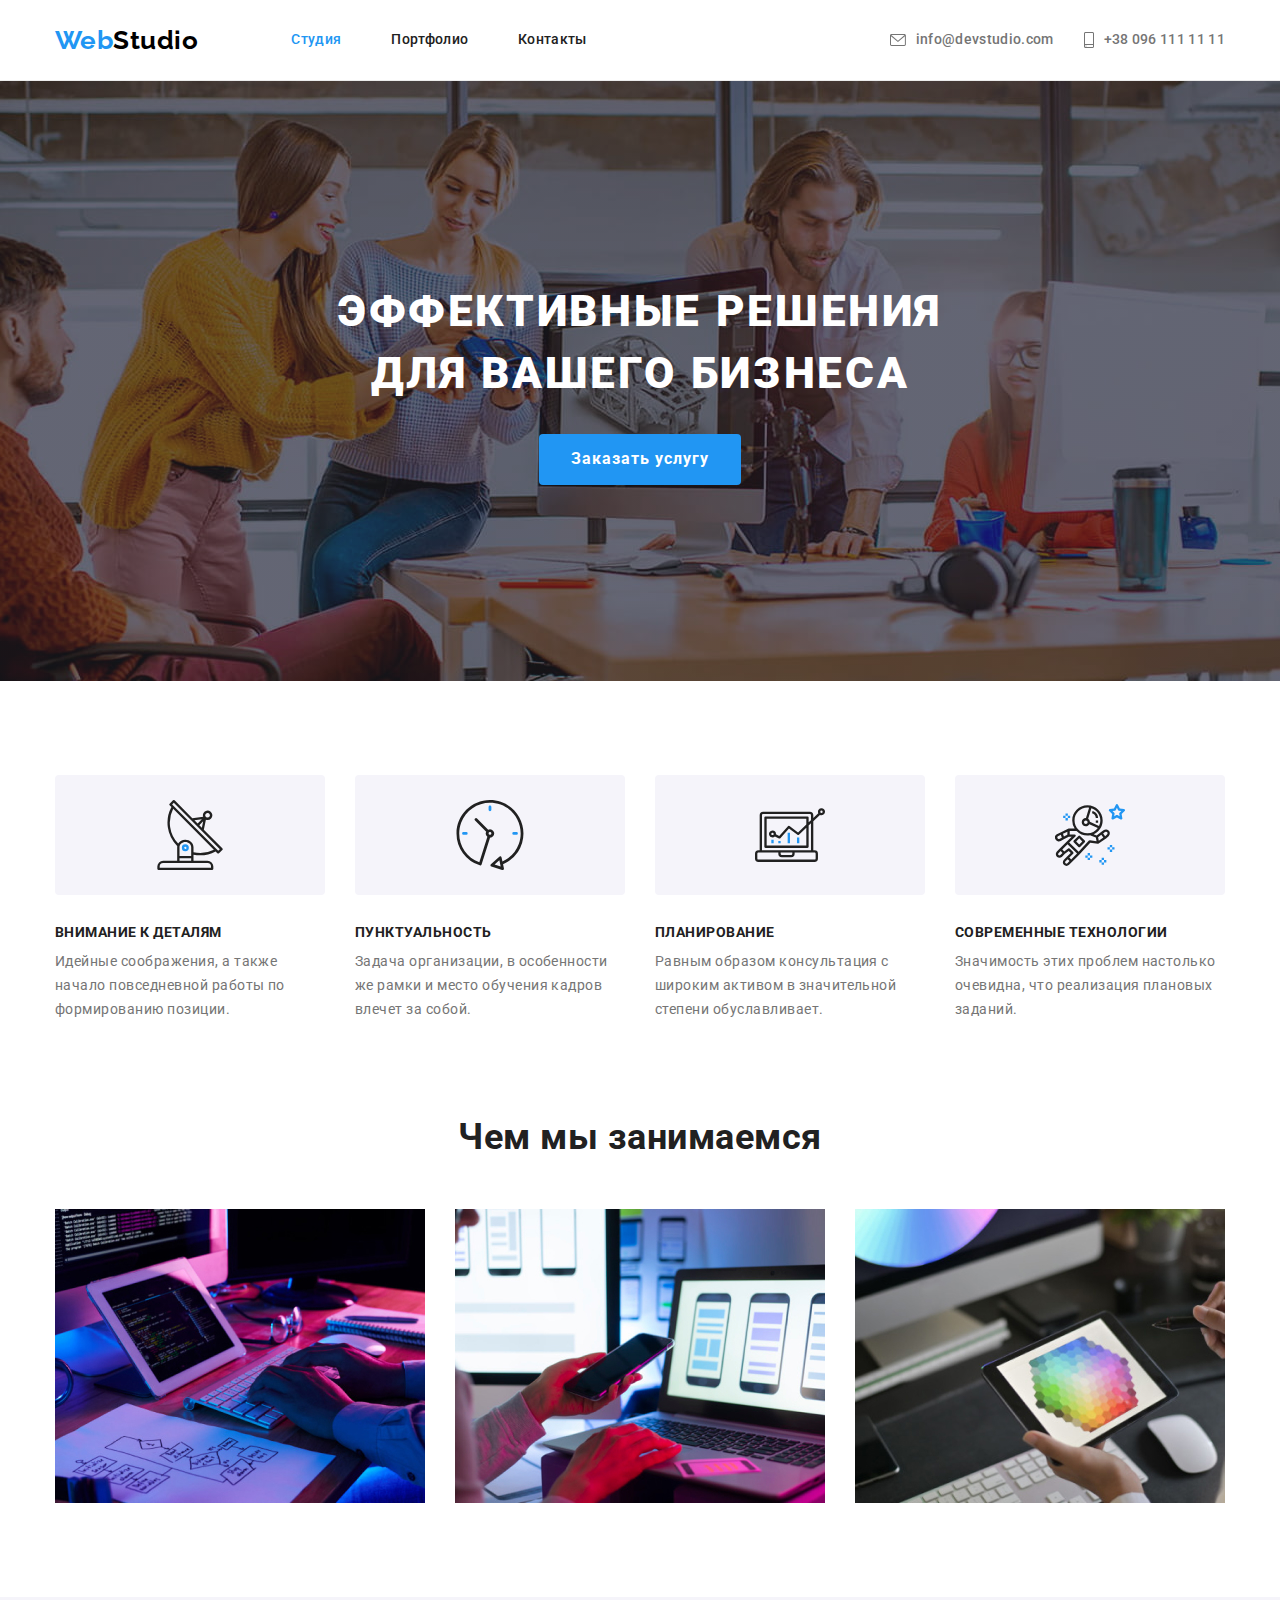
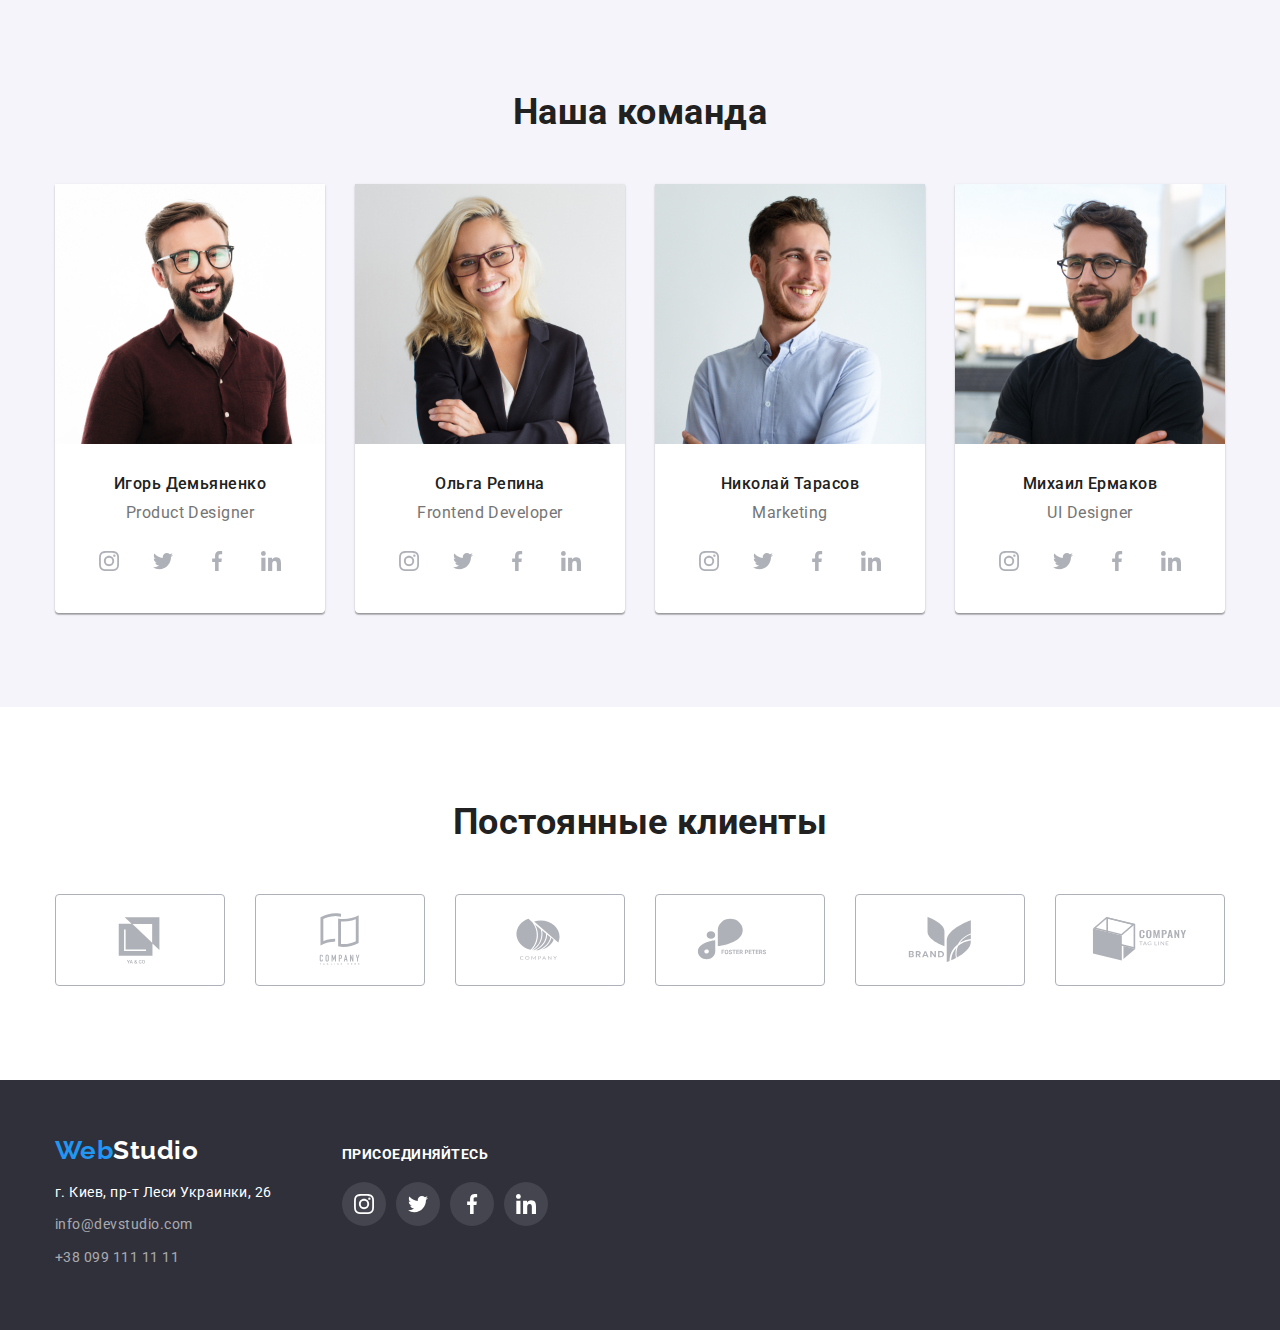
<file: index.html>
<!DOCTYPE html>
<html lang="ru">
  <head>
    <meta charset="UTF-8" />
    <meta http-equiv="X-UA-Compatible" content="IE=edge" />
    <meta name="viewport" content="width=device-width, initial-scale=1.0" />
    <title>Web Studio</title>

    <!-- Шрифти -->
    <link rel="preconnect" href="https://fonts.googleapis.com" />
    <link rel="preconnect" href="https://fonts.gstatic.com" crossorigin />
    <link
      href="https://fonts.googleapis.com/css2?family=Raleway:wght@700&family=Roboto:wght@400;500;700;900&display=swap"
      rel="stylesheet"
    />

    <!-- Нормалізація стилів -->
    <link
      rel="stylesheet"
      href="https://cdnjs.cloudflare.com/ajax/libs/modern-normalize/1.1.0/modern-normalize.min.css"
    />

    <!-- Стилі -->
    <link rel="stylesheet" href="./css/styles.css" />
  </head>

  <body>
    <!-- Шапка сайту -->
    <header class="header">
      <div class="container header-container">
        <!-- Основна навігаціяя -->
        <nav class="header-nav">
          <a class="link header-logo" href="./index.html" lang="en"
            >Web<span class="header-logo-acent">Studio</span>
          </a>

          <ul class="list header-list">
            <li class="header-list-item">
              <a class="link nav-link current" href="./index.html">Студия</a>
            </li>
            <li class="header-list-item">
              <a class="link nav-link" href="./portfolio.html">Портфолио</a>
            </li>
            <li class="header-list-item">
              <a class="link nav-link" href="">Контакты</a>
            </li>
          </ul>
        </nav>

        <!-- Контактні дані -->
        <ul class="list header-contacts">
          <li class="header-contacts-item">
            <a class="link header-contact-link" href="mailto:info@devstudio.com"
              ><svg class="header-icons" width="16" height="12">
                <use href="./images/icons.svg#icon-mail"></use></svg
              ><span>info@devstudio.com</span></a
            >
          </li>
          <li class="header-contacts-item">
            <a class="link header-contact-link" href="tel:+380961111111"
              ><svg class="header-icons" width="10" height="16">
                <use href=" ./images/icons.svg#icon-phone"></use></svg
              ><span>+38 096 111 11 11</span></a
            >
          </li>
        </ul>
      </div>
    </header>

    <!-- Основний контент -->
    <main>
      <!-- Герой -->
      <section class="hero section">
        <div class="container">
          <h1 class="main-title">Эффективные решения для вашего бизнеса</h1>
          <button class="btn hero-btn" type="button">Заказать услугу</button>
        </div>
      </section>

      <!-- Особливості -->
      <section class="features section">
        <div class="container features-container">
          <h2 class="hidden-section-title">Особенности компании</h2>
          <ul class="list features-list">
            <li class="features-list-item">
              <div class="features-icon-container">
                <svg width="70" height="70">
                  <use href="./images/icons.svg#icon-antenna"></use>
                </svg>
              </div>
              <h3 class="features-title">Внимание к деталям</h3>
              <p class="features-text">
                Идейные соображения, а также начало повседневной работы по формированию позиции.
              </p>
            </li>
            <li class="features-list-item">
              <div class="features-icon-container">
                <svg width="70" height="70">
                  <use href="./images/icons.svg#icon-clock"></use>
                </svg>
              </div>
              <h3 class="features-title">Пунктуальность</h3>
              <p class="features-text">
                Задача организации, в особенности же рамки и место обучения кадров влечет за собой.
              </p>
            </li>
            <li class="features-list-item">
              <div class="features-icon-container">
                <svg width="70" height="70">
                  <use href="./images/icons.svg#icon-notebook"></use>
                </svg>
              </div>
              <h3 class="features-title">Планирование</h3>
              <p class="features-text">
                Равным образом консультация с широким активом в значительной степени обуславливает.
              </p>
            </li>
            <li class="features-list-item">
              <div class="features-icon-container">
                <svg width="70" height="70">
                  <use href="./images/icons.svg#icon-astronaut"></use>
                </svg>
              </div>
              <h3 class="features-title">Современные технологии</h3>
              <p class="features-text">
                Значимость этих проблем настолько очевидна, что реализация плановых заданий.
              </p>
            </li>
          </ul>
        </div>
      </section>

      <!-- Чим займається компанія -->
      <section class="about section">
        <div class="container">
          <h2 class="section-title">Чем мы занимаемся</h2>
          <ul class="list about-list card-set">
            <li class="about-item card-set-item">
              <img
                class="about-img"
                src="./images/img.jpg"
                alt="Фронтенд-разработка"
                width="370"
                height="294"
              />
            </li>
            <li class="about-item card-set-item">
              <img
                class="about-img"
                src="./images/img1.jpg"
                alt="Разработка мобильных приложений"
                width="370"
                height="294"
              />
            </li>
            <li class="about-item card-set-item">
              <img
                class="about-img"
                src="./images/img2.jpg"
                alt="Веб дизайн"
                width="370"
                height="294"
              />
            </li>
          </ul>
        </div>
      </section>

      <!-- Учасники команди -->
      <section class="team section">
        <div class="container">
          <h2 class="section-title">Наша команда</h2>
          <ul class="list team-list card-set">
            <li class="team-list-item card-set-item">
              <img
                class="team-img"
                src="./images/img3.jpg"
                alt="Игорь Демьяненко дизайнер продукта"
                width="270"
                height="260"
              />
              <div class="team-card-name">
                <h3 class="team-title">Игорь Демьяненко</h3>
                <p class="team-text" lang="en">Product Designer</p>
                <ul class="list social-media-list">
                  <li class="social-media-item">
                    <a
                      class="link social-media-link"
                      target="_blank"
                      rel="noopener noreferrer"
                      aria-label="instagram link"
                      href=""
                      ><svg class="social-media-icon" width="20" height="20">
                        <use href="./images/icons.svg#icon-instagram"></use></svg
                    ></a>
                  </li>
                  <li class="social-media-item">
                    <a
                      class="link social-media-link"
                      target="_blank"
                      rel="noopener noreferrer"
                      aria-label="twitter link"
                      href=""
                      ><svg class="social-media-icon" width="20" height="20">
                        <use href="./images/icons.svg#icon-twitter"></use></svg
                    ></a>
                  </li>
                  <li class="social-media-item">
                    <a
                      class="link social-media-link"
                      target="_blank"
                      rel="noopener noreferrer"
                      aria-label="facebook link"
                      href=""
                      ><svg class="social-media-icon" width="20" height="20">
                        <use href="./images/icons.svg#icon-facebook"></use></svg
                    ></a>
                  </li>
                  <li class="social-media-item">
                    <a
                      class="link social-media-link"
                      target="_blank"
                      rel="noopener noreferrer"
                      aria-label="linkedin link"
                      href=""
                      ><svg class="social-media-icon" width="20" height="20">
                        <use href="./images/icons.svg#icon-linkedin"></use></svg
                    ></a>
                  </li>
                </ul>
              </div>
            </li>
            <li class="team-list-item card-set-item">
              <img
                class="team-img"
                src="./images/img4.jpg"
                alt="Ольга Репина фронтенд-разработчик"
                width="270"
                height="260"
              />
              <div class="team-card-name">
                <h3 class="team-title">Ольга Репина</h3>
                <p class="team-text" lang="en">Frontend Developer</p>
                <ul class="list social-media-list">
                  <li class="social-media-item">
                    <a
                      class="link social-media-link"
                      target="_blank"
                      rel="noopener noreferrer"
                      aria-label="instagram link"
                      href=""
                      ><svg class="social-media-icon" width="20" height="20">
                        <use href="./images/icons.svg#icon-instagram"></use></svg
                    ></a>
                  </li>
                  <li class="social-media-item">
                    <a
                      class="link social-media-link"
                      target="_blank"
                      rel="noopener noreferrer"
                      aria-label="twitter link"
                      href=""
                      ><svg class="social-media-icon" width="20" height="20">
                        <use href="./images/icons.svg#icon-twitter"></use></svg
                    ></a>
                  </li>
                  <li class="social-media-item">
                    <a
                      class="link social-media-link"
                      target="_blank"
                      rel="noopener noreferrer"
                      aria-label="facebook link"
                      href=""
                      ><svg class="social-media-icon" width="20" height="20">
                        <use href="./images/icons.svg#icon-facebook"></use></svg
                    ></a>
                  </li>
                  <li class="social-media-item">
                    <a
                      class="link social-media-link"
                      target="_blank"
                      rel="noopener noreferrer"
                      aria-label="linkedin link"
                      href=""
                      ><svg class="social-media-icon" width="20" height="20">
                        <use href="./images/icons.svg#icon-linkedin"></use></svg
                    ></a>
                  </li>
                </ul>
              </div>
            </li>
            <li class="team-list-item card-set-item">
              <img
                class="team-img"
                src="./images/img5.jpg"
                alt="Николай Тарасов маркетинг"
                width="270"
                height="260"
              />
              <div class="team-card-name">
                <h3 class="team-title">Николай Тарасов</h3>
                <p class="team-text" lang="en">Marketing</p>
                <ul class="list social-media-list">
                  <li class="social-media-item">
                    <a
                      class="link social-media-link"
                      target="_blank"
                      rel="noopener noreferrer"
                      aria-label="instagram link"
                      href=""
                      ><svg class="social-media-icon" width="20" height="20">
                        <use href="./images/icons.svg#icon-instagram"></use></svg
                    ></a>
                  </li>
                  <li class="social-media-item">
                    <a
                      class="link social-media-link"
                      target="_blank"
                      rel="noopener noreferrer"
                      aria-label="twitter link"
                      href=""
                      ><svg class="social-media-icon" width="20" height="20">
                        <use href="./images/icons.svg#icon-twitter"></use></svg
                    ></a>
                  </li>
                  <li class="social-media-item">
                    <a
                      class="link social-media-link"
                      target="_blank"
                      rel="noopener noreferrer"
                      aria-label="facebook link"
                      href=""
                      ><svg class="social-media-icon" width="20" height="20">
                        <use href="./images/icons.svg#icon-facebook"></use></svg
                    ></a>
                  </li>
                  <li class="social-media-item">
                    <a
                      class="link social-media-link"
                      target="_blank"
                      rel="noopener noreferrer"
                      aria-label="linkedin link"
                      href=""
                      ><svg class="social-media-icon" width="20" height="20">
                        <use href="./images/icons.svg#icon-linkedin"></use></svg
                    ></a>
                  </li>
                </ul>
              </div>
            </li>
            <li class="team-list-item card-set-item">
              <img
                class="team-img"
                src="./images/img6.jpg"
                alt="Михаил Ермаков дизайнер пользовательского интерфейса"
                width="270"
                height="260"
              />
              <div class="team-card-name">
                <h3 class="team-title">Михаил Ермаков</h3>
                <p class="team-text" lang="en">UI Designer</p>
                <ul class="list social-media-list">
                  <li class="social-media-item">
                    <a
                      class="link social-media-link"
                      target="_blank"
                      rel="noopener noreferrer"
                      aria-label="instagram link"
                      href=""
                      ><svg class="social-media-icon" width="20" height="20">
                        <use href="./images/icons.svg#icon-instagram"></use></svg
                    ></a>
                  </li>
                  <li class="social-media-item">
                    <a
                      class="link social-media-link"
                      target="_blank"
                      rel="noopener noreferrer"
                      aria-label="twitter link"
                      href=""
                      ><svg class="social-media-icon" width="20" height="20">
                        <use href="./images/icons.svg#icon-twitter"></use></svg
                    ></a>
                  </li>
                  <li class="social-media-item">
                    <a
                      class="link social-media-link"
                      target="_blank"
                      rel="noopener noreferrer"
                      aria-label="facebook link"
                      href=""
                      ><svg class="social-media-icon" width="20" height="20">
                        <use href="./images/icons.svg#icon-facebook"></use></svg
                    ></a>
                  </li>
                  <li class="social-media-item">
                    <a
                      class="link social-media-link"
                      target="_blank"
                      rel="noopener noreferrer"
                      aria-label="linkedin link"
                      href=""
                      ><svg class="social-media-icon" width="20" height="20">
                        <use href="./images/icons.svg#icon-linkedin"></use></svg
                    ></a>
                  </li>
                </ul>
              </div>
            </li>
          </ul>
        </div>
      </section>

      <!-- Постійні клієнти -->
      <section class="section clients-section">
        <div class="container">
          <h2 class="clients-section-title">Постоянные клиенты</h2>
          <ul class="list clients-list card-set">
            <li class="clients-item card-set-item">
              <a
                class="link client-link"
                target="_blank"
                rel="noopener norefrrer"
                aria-label="ссилка на сайт клиента"
                href=""
              >
                <svg class="clients-icon" width="106" height="60">
                  <use href="./images/icons.svg#icon-client1"></use>
                </svg>
              </a>
            </li>
            <li class="clients-item card-set-item">
              <a
                class="link client-link"
                target="_blank"
                rel="noopener norefrrer"
                aria-label="ссилка на сайт клиента"
                href=""
              >
                <svg class="clients-icon" width="106" height="60">
                  <use href="./images/icons.svg#icon-client2"></use>
                </svg>
              </a>
            </li>
            <li class="clients-item card-set-item">
              <a
                class="link client-link"
                target="_blank"
                rel="noopener norefrrer"
                aria-label="ссилка на сайт клиента"
                href=""
              >
                <svg class="clients-icon" width="106" height="60">
                  <use href="./images/icons.svg#icon-client3"></use>
                </svg>
              </a>
            </li>
            <li class="clients-item card-set-item">
              <a
                class="link client-link"
                target="_blank"
                rel="noopener norefrrer"
                aria-label="ссилка на сайт клиента"
                href=""
              >
                <svg class="clients-icon" width="106" height="60">
                  <use href="./images/icons.svg#icon-client4"></use>
                </svg>
              </a>
            </li>
            <li class="clients-item card-set-item">
              <a
                class="link client-link"
                target="_blank"
                rel="noopener norefrrer"
                aria-label="ссилка на сайт клиента"
                href=""
              >
                <svg class="clients-icon" width="106" height="60">
                  <use href="./images/icons.svg#icon-client5"></use>
                </svg>
              </a>
            </li>
            <li class="clients-item card-set-item">
              <a
                class="link client-link"
                target="_blank"
                rel="noopener norefrrer"
                aria-label="ссилка на сайт клиента"
                href=""
              >
                <svg class="clients-icon" width="106" height="60">
                  <use href="./images/icons.svg#icon-client6"></use>
                </svg>
              </a>
            </li>
          </ul>
        </div>
      </section>
    </main>

    <!-- Підвал -->
    <footer class="footer">
      <div class="container footer-container">
        <address class="footer-address">
          <div>
            <a class="link footer-logo" href="./index.html" lang="en"
              >Web<span class="footer-logo-acent">Studio</span></a
            >
            <ul class="list footer-list">
              <li class="footer-list-item">
                <a
                  class="link address-link"
                  href="https://goo.gl/maps/6GifzWiTd5PYQ6zx7"
                  target="_blank"
                  rel="noopener noreferrer"
                  >г. Киев, пр-т Леси Украинки, 26</a
                >
              </li>
              <li class="footer-list-item">
                <a class="link footer-contact" href="mailto:info@devstudio.com"
                  >info@devstudio.com</a
                >
              </li>
              <li class="footer-list-item">
                <a class="link footer-contact" href="tel:+380991111111">+38 099 111 11 11</a>
              </li>
            </ul>
          </div>

          <div class="social-link-container">
            <p class="footer-link-text">присоединяйтесь</p>
            <ul class="list footer-social-list">
              <li class="footer-social-item">
                <a
                  class="footer-social-link"
                  target="_blank"
                  rel="noopener noreferrer"
                  aria-label="instagram link"
                  href=""
                  ><svg class="footer-social-icon" width="20" height="20">
                    <use href="./images/icons.svg#icon-instagram"></use></svg
                ></a>
              </li>
              <li class="footer-social-item">
                <a
                  class="footer-social-link"
                  target="_blank"
                  rel="noopener noreferrer"
                  aria-label="twitter link"
                  href=""
                  ><svg class="footer-social-icon" width="20" height="20">
                    <use href="./images/icons.svg#icon-twitter"></use></svg
                ></a>
              </li>
              <li class="footer-social-item">
                <a
                  class="footer-social-link"
                  target="_blank"
                  rel="noopener noreferrer"
                  aria-label="facebook link"
                  href=""
                  ><svg class="footer-social-icon" width="20" height="20">
                    <use href="./images/icons.svg#icon-facebook"></use></svg
                ></a>
              </li>
              <li class="footer-social-item">
                <a
                  class="footer-social-link"
                  target="_blank"
                  rel="noopener noreferrer"
                  aria-label="linkedin link"
                  href=""
                  ><svg class="footer-social-icon" width="20" height="20">
                    <use href="./images/icons.svg#icon-linkedin"></use></svg
                ></a>
              </li>
            </ul>
          </div>
        </address>
      </div>
    </footer>
  </body>
</html>
</file>
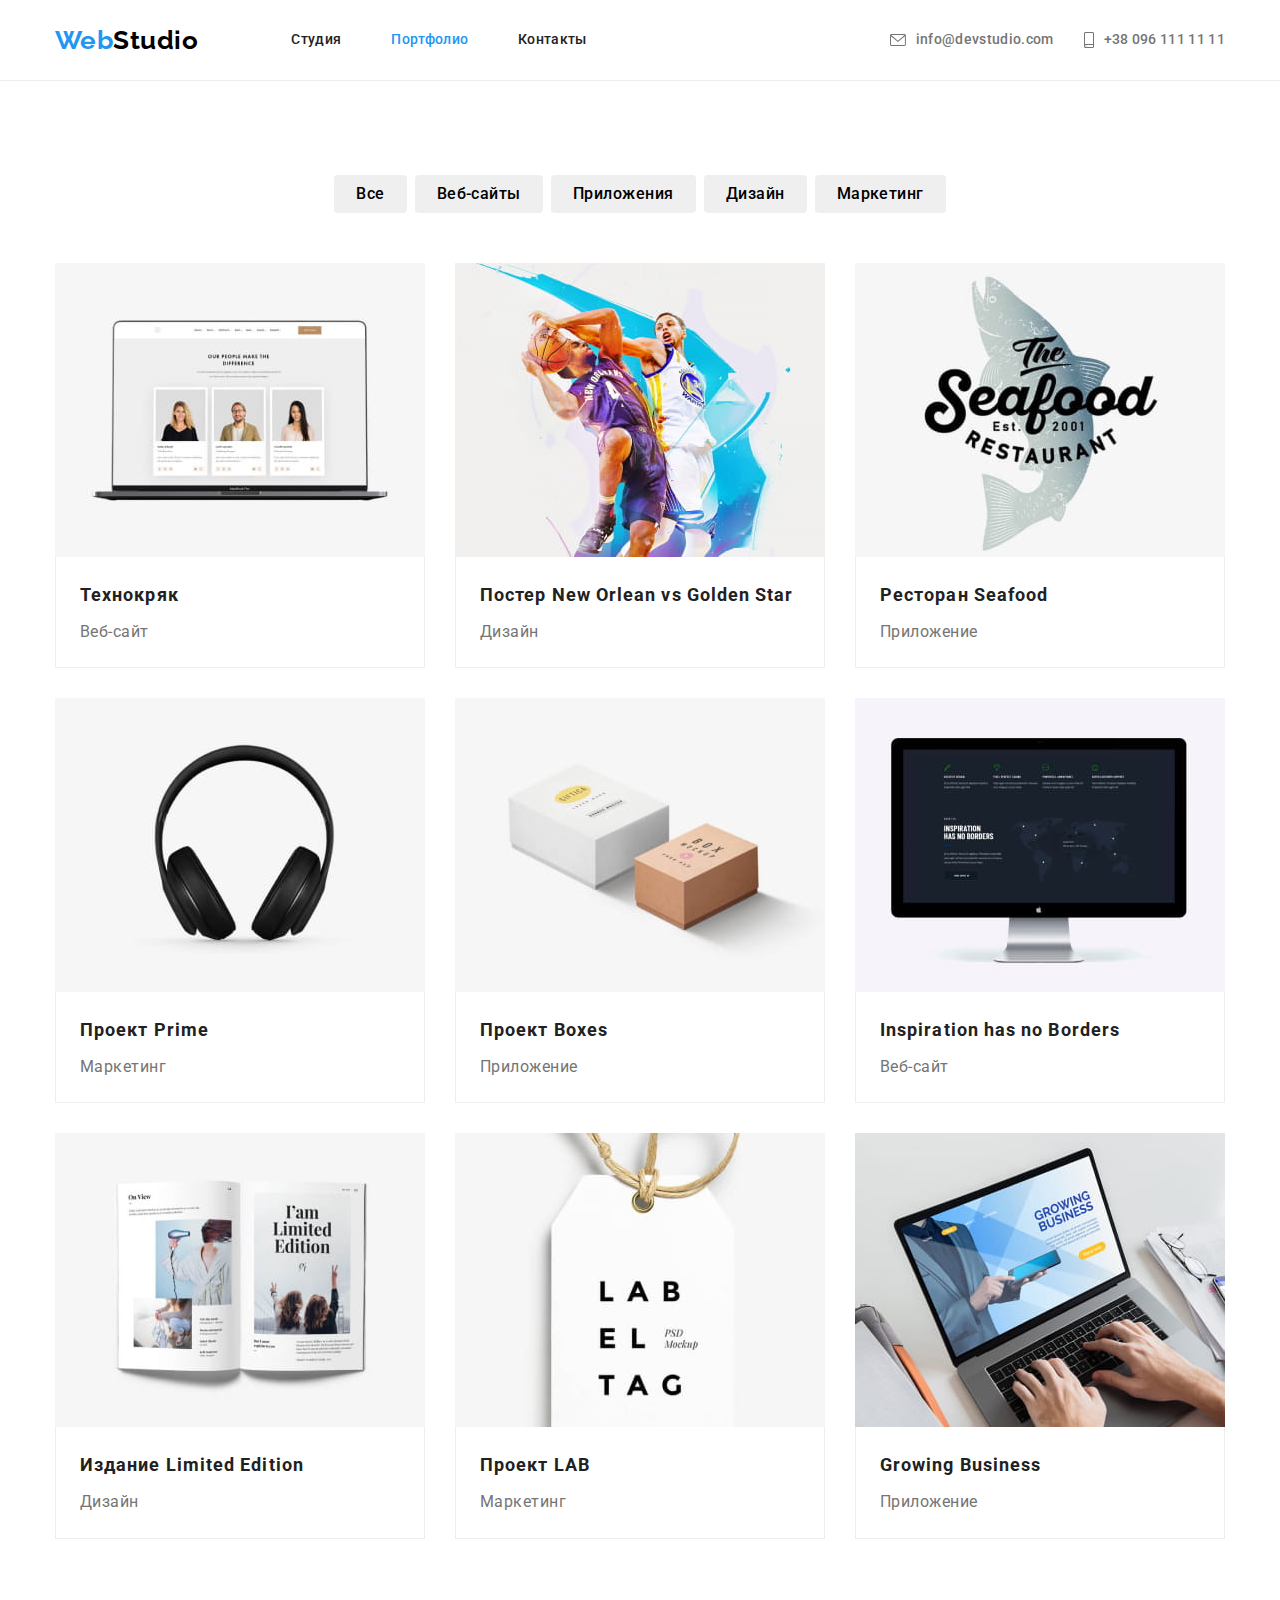
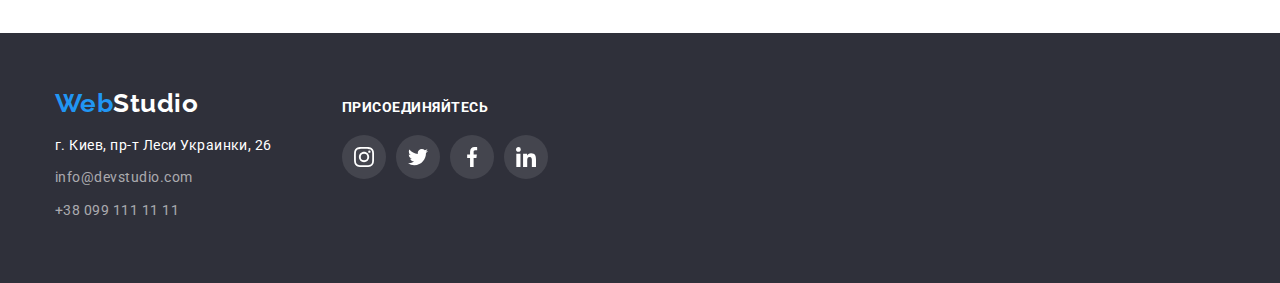
<file: portfolio.html>
<!DOCTYPE html>
<html lang="ru">
  <head>
    <meta charset="UTF-8" />
    <meta http-equiv="X-UA-Compatible" content="IE=edge" />
    <meta name="viewport" content="width=device-width, initial-scale=1.0" />
    <title>Web Studio</title>

    <!-- Шрифти -->
    <link rel="preconnect" href="https://fonts.googleapis.com" />
    <link rel="preconnect" href="https://fonts.gstatic.com" crossorigin />
    <link
      href="https://fonts.googleapis.com/css2?family=Raleway:wght@700&family=Roboto:wght@400;500;700;900&display=swap"
      rel="stylesheet"
    />

    <!-- Нормалізація стилів -->
    <link
      rel="stylesheet"
      href="https://cdnjs.cloudflare.com/ajax/libs/modern-normalize/1.1.0/modern-normalize.min.css"
    />

    <!-- Стилі -->
    <link rel="stylesheet" href="./css/styles.css" />
  </head>

  <body>
    <!-- Шапка сайту -->
    <header class="header">
      <div class="container header-container">
        <!-- Основна навігаціяя -->
        <nav class="header-nav">
          <a class="link header-logo" href="./index.html" lang="en"
            >Web<span class="header-logo-acent">Studio</span>
          </a>

          <ul class="list header-list">
            <li class="header-list-item">
              <a class="link nav-link" href="./index.html">Студия</a>
            </li>
            <li class="header-list-item">
              <a class="link nav-link current" href="./portfolio.html">Портфолио</a>
            </li>
            <li class="header-list-item">
              <a class="link nav-link" href="">Контакты</a>
            </li>
          </ul>
        </nav>

        <!-- Контактні дані -->
        <ul class="list header-contacts">
          <li class="header-contacts-item">
            <a class="link header-contact-link" href="mailto:info@devstudio.com"
              ><svg class="header-icons" width="16" height="12">
                <use href="./images/icons.svg#icon-mail"></use></svg
              ><span>info@devstudio.com</span></a
            >
          </li>
          <li class="header-contacts-item">
            <a class="link header-contact-link" href="tel:+380961111111"
              ><svg class="header-icons" width="10" height="16">
                <use href=" ./images/icons.svg#icon-phone"></use></svg
              ><span>+38 096 111 11 11</span></a
            >
          </li>
        </ul>
      </div>
    </header>

    <!-- Основний контент -->
    <main>
      <section class="portfolio section">
        <div class="container">
          <h1 class="hidden-section-title">Контент страницы портфолио</h1>

          <!-- Список кнопок -->
          <ul class="list portfolio-btns-list">
            <li class="btn-list-item">
              <button class="btn portfolio-btn" type="button">Все</button>
            </li>
            <li class="btn-list-item">
              <button class="btn portfolio-btn" type="button">Веб-сайты</button>
            </li>
            <li class="btn-list-item">
              <button class="btn portfolio-btn" type="button">Приложения</button>
            </li>
            <li class="btn-list-item">
              <button class="btn portfolio-btn" type="button">Дизайн</button>
            </li>
            <li class="btn-list-item">
              <button class="btn portfolio-btn" type="button">Маркетинг</button>
            </li>
          </ul>

          <!-- Список карток -->
          <ul class="list portfolio-list card-set">
            <li class="portfolio-list-item card-set-item">
              <a class="link portfolio-link" href=""
                ><img
                  class="portfolio-img"
                  src="./images/portfolio/img-1.jpg"
                  alt="Картка портфолио"
                  width="370"
                  height="294"
                />
                <div class="card-text">
                  <h2 class="portfolio-title">Технокряк</h2>
                  <p class="portfolio-text">Веб-сайт</p>
                </div>
              </a>
            </li>
            <li class="portfolio-list-item card-set-item">
              <a class="link portfolio-link" href=""
                ><img
                  class="portfolio-img"
                  src="./images/portfolio/img-2.jpg"
                  alt="Картка портфолио"
                  width="370"
                  height="294"
                />
                <div class="card-text">
                  <h2 class="portfolio-title">
                    Постер <span lang="en">New Orlean vs Golden Star</span>
                  </h2>
                  <p class="portfolio-text">Дизайн</p>
                </div>
              </a>
            </li>
            <li class="portfolio-list-item card-set-item">
              <a class="link portfolio-link" href=""
                ><img
                  class="portfolio-img"
                  src="./images/portfolio/img-3.jpg"
                  alt="Картка портфолио"
                  width="370"
                  height="294"
                />
                <div class="card-text">
                  <h2 class="portfolio-title">Ресторан <span lang="en">Seafood</span></h2>
                  <p class="portfolio-text">Приложение</p>
                </div>
              </a>
            </li>
            <li class="portfolio-list-item card-set-item">
              <a class="link portfolio-link" href=""
                ><img
                  class="portfolio-img"
                  src="./images/portfolio/img-4.jpg"
                  alt="Картка портфолио"
                  width="370"
                  height="294"
                />
                <div class="card-text">
                  <h2 class="portfolio-title">Проект <span lang="en">Prime</span></h2>
                  <p class="portfolio-text">Маркетинг</p>
                </div>
              </a>
            </li>
            <li class="portfolio-list-item card-set-item">
              <a class="link portfolio-link" href=""
                ><img
                  class="portfolio-img"
                  src="./images/portfolio/img-5.jpg"
                  alt="Картка портфолио"
                  width="370"
                  height="294"
                />
                <div class="card-text">
                  <h2 class="portfolio-title">Проект <span lang="en">Boxes</span></h2>
                  <p class="portfolio-text">Приложение</p>
                </div>
              </a>
            </li>
            <li class="portfolio-list-item card-set-item">
              <a class="link portfolio-link" href=""
                ><img
                  class="portfolio-img"
                  src="./images/portfolio/img-6.jpg"
                  alt="Картка портфолио"
                  width="370"
                  height="294"
                />
                <div class="card-text">
                  <h2 class="portfolio-title" lang="en">Inspiration has no Borders</h2>
                  <p class="portfolio-text">Веб-сайт</p>
                </div>
              </a>
            </li>
            <li class="portfolio-list-item card-set-item">
              <a class="link portfolio-link" href=""
                ><img
                  class="portfolio-img"
                  src="./images/portfolio/img-7.jpg"
                  alt="Картка портфолио"
                  width="370"
                  height="294"
                />
                <div class="card-text">
                  <h2 class="portfolio-title">Издание <span lang="en">Limited Edition</span></h2>
                  <p class="portfolio-text">Дизайн</p>
                </div>
              </a>
            </li>
            <li class="portfolio-list-item card-set-item">
              <a class="link portfolio-link" href=""
                ><img
                  class="portfolio-img"
                  src="./images/portfolio/img-8.jpg"
                  alt="Картка портфолио"
                  width="370"
                  height="294"
                />
                <div class="card-text">
                  <h2 class="portfolio-title">Проект LAB</h2>
                  <p class="portfolio-text">Маркетинг</p>
                </div>
              </a>
            </li>
            <li class="portfolio-list-item card-set-item">
              <a class="link portfolio-link" href=""
                ><img
                  class="portfolio-img"
                  src="./images/portfolio/img-9.jpg"
                  alt="Картка портфолио"
                  width="370"
                  height="294"
                />
                <div class="card-text">
                  <h2 class="portfolio-title" lang="en">Growing Business</h2>
                  <p class="portfolio-text">Приложение</p>
                </div>
              </a>
            </li>
          </ul>
        </div>
      </section>
    </main>

    <!-- Підвал -->
    <footer class="footer">
      <div class="container footer-container">
        <address class="footer-address">
          <div>
            <a class="link footer-logo" href="./index.html" lang="en"
              >Web<span class="footer-logo-acent">Studio</span></a
            >
            <ul class="list footer-list">
              <li class="footer-list-item">
                <a
                  class="link address-link"
                  href="https://goo.gl/maps/6GifzWiTd5PYQ6zx7"
                  target="_blank"
                  rel="noopener noreferrer"
                  >г. Киев, пр-т Леси Украинки, 26</a
                >
              </li>
              <li class="footer-list-item">
                <a class="link footer-contact" href="mailto:info@devstudio.com"
                  >info@devstudio.com</a
                >
              </li>
              <li class="footer-list-item">
                <a class="link footer-contact" href="tel:+380991111111">+38 099 111 11 11</a>
              </li>
            </ul>
          </div>

          <div class="social-link-container">
            <p class="footer-link-text">присоединяйтесь</p>
            <ul class="list footer-social-list">
              <li class="footer-social-item">
                <a
                  class="footer-social-link"
                  target="_blank"
                  rel="noopener noreferrer"
                  aria-label="instagram link"
                  href=""
                  ><svg class="footer-social-icon" width="20" height="20">
                    <use href="./images/icons.svg#icon-instagram"></use></svg
                ></a>
              </li>
              <li class="footer-social-item">
                <a
                  class="footer-social-link"
                  target="_blank"
                  rel="noopener noreferrer"
                  aria-label="twitter link"
                  href=""
                  ><svg class="footer-social-icon" width="20" height="20">
                    <use href="./images/icons.svg#icon-twitter"></use></svg
                ></a>
              </li>
              <li class="footer-social-item">
                <a
                  class="footer-social-link"
                  target="_blank"
                  rel="noopener noreferrer"
                  aria-label="facebook link"
                  href=""
                  ><svg class="footer-social-icon" width="20" height="20">
                    <use href="./images/icons.svg#icon-facebook"></use></svg
                ></a>
              </li>
              <li class="footer-social-item">
                <a
                  class="footer-social-link"
                  target="_blank"
                  rel="noopener noreferrer"
                  aria-label="linkedin link"
                  href=""
                  ><svg class="footer-social-icon" width="20" height="20">
                    <use href="./images/icons.svg#icon-linkedin"></use></svg
                ></a>
              </li>
            </ul>
          </div>
        </address>
      </div>
    </footer>
  </body>
</html>
</file>
<file: css/styles.css>
:root {
    /* fonts */
    --main-font: "Roboto", sans-serif;
    --secondary-font: "Raleway", sans-serif;

    /* txt-colors */
    --main-txt-color:#212121;
    --acent-txt-color:#2196F3;
    --secondary-txt-color:#757575;
    --black-txt-color: #000000;
    --white-txt-color: #ffffff;
    --transparent-txt-color: rgba(255, 255, 255, 0.6);

    /* bg-colors */
    --white-bg-color:#FFFFFF;
    --dark-bg-color:#2F303A;
    --secondary-bg-color: #F5F4FA;
    --hero-section-bg-color: #C4C4C4;
    --linear-gradient: rgba(47, 48, 58, 0.4);
    --footer-icon-bg-color: rgba(255, 255, 255, 0.1);
    
    /* others */
    --hero-btn-hover-color: #188CE8;
    --border-color: #ECECEC;
    --secondary-border-color: #EEEEEE;
    --icon-color: #AFB1B8;

    /* card set */
    --items: 3;
    --indent: 30px;
}

    /* Reset */
h1,
h2,
h3,
h4,
p {
    margin: 0;
}

img {
    display: block;
    max-width: 100%;
    height: auto;
}

.list {
    list-style: none;
    margin: 0;
    padding: 0;
}

.link {
    text-decoration: none;
    color: inherit;
}

    /* Сітка flex-box */
    .card-set {
        display: flex;
        flex-wrap: wrap;
        margin-left: calc(-1 * var(--indent));
        margin-top: calc(-1 * var(--indent));
    }

    .card-set-item {
        flex-basis: calc(100% / var(--items) - var(--indent));
        margin-left: var(--indent);
        margin-top: var(--indent);
    }


    /* Common styles */

body {
    font-family: "Roboto", sans-serif;
    letter-spacing: 0.03em;
    color: var(--main-txt-color);
    background-color: var(--white-bg-color); 
}

.container {
    width: 1200px;
    padding-left: 15px;
    padding-right: 15px;
    margin-left: auto;
    margin-right: auto;
}

.section {
    padding-top: 94px;
    padding-bottom: 94px;
}


.btn {
    font-family:inherit;
}

/* Header */
.header-logo,
.footer-logo {
    font-family: var(--secondary-font);
    font-weight: 700;
    font-size: 26px;
    line-height: 0.8;
    color: var(--acent-txt-color);
}

.header-logo {
    margin-right: 93px;
}

.header-logo-acent {
    color: #000000;
}

.header-container {
    display: flex;
    align-items: center;
}

.header-nav {
    display: flex;
    align-items: center;
}

.header-list {
    display: flex;
    align-items: center;
}

.header-list-item:not(:last-child) {
    margin-right: 50px;
}

.header-contacts {
    display: flex;
    margin-left: auto;
    align-items: center;
}

.header-contacts-item:not(:last-child) {
    margin-right: 30px;
}

.nav-link {
    display: block;
    padding-top: 32px;
    padding-bottom: 32px;

    font-weight: 500;
    font-size: 14px;
    line-height: 1.1;
    color: var(--main-txt-color);
}

.nav-link:hover,
.nav-link:focus {
    color: var(--acent-txt-color);
}   

.header-list .current {
    color: var(--acent-txt-color);
}

.header-contact-link {
    display: flex;
    align-items: center;
    padding-top: 32px;
    padding-bottom: 32px;

    font-weight: 500;
    font-size: 14px;
    line-height: 1.1;
    color: var(--secondary-txt-color);
}

.header-contact-link:hover,
.header-contact-link:focus {
    color: var(--acent-txt-color);
}

.header-icons {
    margin-right: 10px;
    fill: currentColor;
}

.header {
    border-bottom: 1px solid var(--border-color);
}

.header li {
    letter-spacing: 0.02em;
}

/* Hero section */
.hero {
    padding-top: 200px;
    padding-bottom: 200px;
    margin-left: auto;
    margin-right: auto;
    max-width: 1600px;
    height: 600px;

    background-color: var(--hero-section-bg-color);
    background-image: linear-gradient(0deg, var(--linear-gradient), var(--linear-gradient)), url(../images/hero-bcg-img.jpg);
    background-repeat: no-repeat;
    background-position: center;
    background-size: cover;
}



.main-title {
    width: 696px;
    margin-bottom: 30px;
    margin-left: auto;
    margin-right: auto;

    font-weight: 900;
    font-size: 44px;
    line-height: 1.4;
    text-align: center;
    letter-spacing: 0.06em;
    text-transform: uppercase;
    color: var(--white-txt-color);
}

.hero-btn {
    display: block;
    margin-left: auto;
    margin-right: auto;
    padding: 10px 32px;

    font-weight: 700;
    font-size: 16px;
    line-height: 1.9;
    letter-spacing: 0.06em;
    color: var(--white-txt-color);
    background-color: var(--acent-txt-color);
    border-radius: 4px;
    border: 0px;
}

.hero-btn:hover,
.hero-btn:focus {
    background-color: var(--hero-btn-hover-color);
    cursor: pointer;
}

/* Features section */
.features-list {
    display: flex;
}

.features-list-item:not(:last-child) {
    margin-right: 30px;
}

.features-list-item {
    width: 270px;
}

.hidden-section-title {
    position: absolute;
    white-space: nowrap;
    width: 1px;
    height: 1px;
    overflow: hidden;
    border: 0;
    padding: 0;
    clip: rect(0 0 0 0);
    clip-path: inset(50%);
    margin: -1px;
}

.features-icon-container {
    display: flex;
    align-items: center;
    justify-content: center;
    width: 270px;
    height: 120px;
    margin-bottom: 30px;

    background-color: var(--secondary-bg-color);
    border-radius: 4px;
}

.features-title {
    margin-bottom: 10px;

    font-weight: 700;
    font-size: 14px;
    line-height: 1.1;
    text-transform: uppercase;
}

.features-text {
    font-size: 14px;
    line-height: 1.7;
    color: var(--secondary-txt-color);
}

/* About sections */
.about {
    padding-top: 0;
}

.section-title {
    margin-bottom: 50px;

    font-weight: 700;
    font-size: 36px;
    line-height: 1.2;
    text-align: center;
}

/* Team sections */
.team {
    background-color: var(--secondary-bg-color);
}

.team-list {
    --items: 4;
}

.team-list-item {
    background-color: var(--white-bg-color);
    box-shadow: 0px 1px 3px rgba(0, 0, 0, 0.12), 0px 1px 1px rgba(0, 0, 0, 0.14), 0px 2px 1px rgba(0, 0, 0, 0.2);
    border-radius: 0px 0px 4px 4px;

}

.team-card-name {
    padding: 30px 0;
}

.team-title {
    margin-bottom: 10px;

    font-weight: 500;
    font-size: 16px;
    line-height: 1.2;
    text-align: center;
}

.team-text {
    font-size: 16px;
    line-height: 1.2;
    text-align: center;
    margin-bottom: 16px;

    color: var(--secondary-txt-color);
}

.social-media-list {
    display: flex;
    justify-content: center;
}

.social-media-item:not(:last-child) {
    margin-right: 10px;
}

.social-media-item {
    width: 44px;
    height: 44px;
}

.social-media-link {
    display: flex;
    width: 100%;
    height: 100%;
    align-items: center;
    justify-content: center;

    color: var(--icon-color);
    border-radius: 50px;
}

.social-media-link:hover,
.social-media-link:focus {
    color: var(--white-txt-color);
    background-color: var(--acent-txt-color);
}

.social-media-icon {
    fill: currentColor;
}

/* clients-section */

.clients-section-title {
    margin-bottom: 50px;

    color: var(--main-txt-color);
    font-weight: 700;
    font-size: 36px;
    line-height: 1.2;
    text-align: center;
}

.clients-list {
    display: flex;
    --items: 6;
} 

.clients-item {
    width: 170px;
    height: 92px;
}

.client-link {
    display: flex;
    width: 100%;
    height: 100%;
    
    align-items: center;
    justify-content: center;

    color: var(--icon-color);

    border: 1px solid var(--icon-color);
    border-radius: 4px;
}

.client-link:hover,
.client-link:focus {
    color: var(--acent-txt-color);
    border-color: var(--acent-txt-color);
}

.clients-icon {
    fill: currentColor;
}


/* footer */
.footer {
    padding-top: 60px;
    padding-bottom: 60px;

    background-color: var(--dark-bg-color);
}

.footer-logo {
    display: block;
    margin-bottom: 20px;
}

.footer-logo-acent {
    color: var(--white-txt-color);
}

.footer-address {
    display: flex;
    align-items: baseline;
    font-style: inherit;
}

.footer-list-item {
    font-size: 14px;
    line-height: 1.7;
}

.footer-list-item:not(:last-child) {
    margin-bottom: 9px;
}

.address-link {
    color: var(--white-txt-color);
}

.footer-contact {
    color: var(--transparent-txt-color);
}

.address-link:hover,
.address-link:focus,
.footer-contact:hover,
.footer-contact:focus {
    color: var(--acent-txt-color);
}

.social-link-container {
    margin-left: 70px;
}

.footer-link-text {
    color: var(--white-txt-color);
    margin-bottom: 20px;

    font-weight: 700;
    font-size: 14px;
    line-height: 1.1;
    text-transform: uppercase;
}

.footer-social-list {
    display: flex;
}

.footer-social-item {
    width: 44px;
    height: 44px;
}

.footer-social-item:not(:last-child) {
    margin-right: 10px;
}

.footer-social-link {
    display: flex;
    align-items: center;
    justify-content: center;

    width: 100%;
    height: 100%;

    border-radius: 50px;

    color: var(--white-txt-color);
    background-color: var(--footer-icon-bg-color);
}

.footer-social-link:hover,
.footer-social-link:focus {
    background-color: var(--acent-txt-color);
}

.footer-social-icon {
    fill: currentColor;
}

/* Portfolio sections */
.portfolio-btns-list {
    display: flex;
    justify-content: center;
    margin-bottom: 50px;
}

.btn-list-item:not(:last-child) {
    margin-right: 8px;
}

.portfolio-btn {
    padding: 6px 22px;

    font-weight: 500;
    font-size: 16px;
    line-height: 1.6;
    letter-spacing: 0.03em;
    text-align: center;
    border: 0px;
    border-radius: 4px;
}

.portfolio-btn:hover,
.portfolio-btn:focus {
    color: var(--white-txt-color);
    background-color: var(--acent-txt-color);
    box-shadow: 0px 3px 1px rgba(0, 0, 0, 0.1), 0px 1px 2px rgba(0, 0, 0, 0.08), 0px 2px 2px rgba(0, 0, 0, 0.12);
    cursor: pointer;
}

.card-text {
    padding: 20px 24px;
    border-bottom: 1px solid var(--secondary-border-color);
    border-left: 1px solid var(--secondary-border-color);
    border-right: 1px solid var(--secondary-border-color);
}

.portfolio-title {
    margin-bottom: 4px;

    font-weight: 700;
    font-size: 18px;
    line-height: 2;
    letter-spacing: 0.06em;
}

.portfolio-text {
    font-size: 16px;
    line-height: 1.9;
    color: var(--secondary-txt-color);
}

.portfolio-link {
    display: block;
}

.portfolio-link:hover,
.portfolio-link:focus {
    box-shadow: 0px 1px 1px rgba(0, 0, 0, 0.12), 0px 4px 4px rgba(0, 0, 0, 0.06), 1px 4px 6px rgba(0, 0, 0, 0.16);
}
</file>
